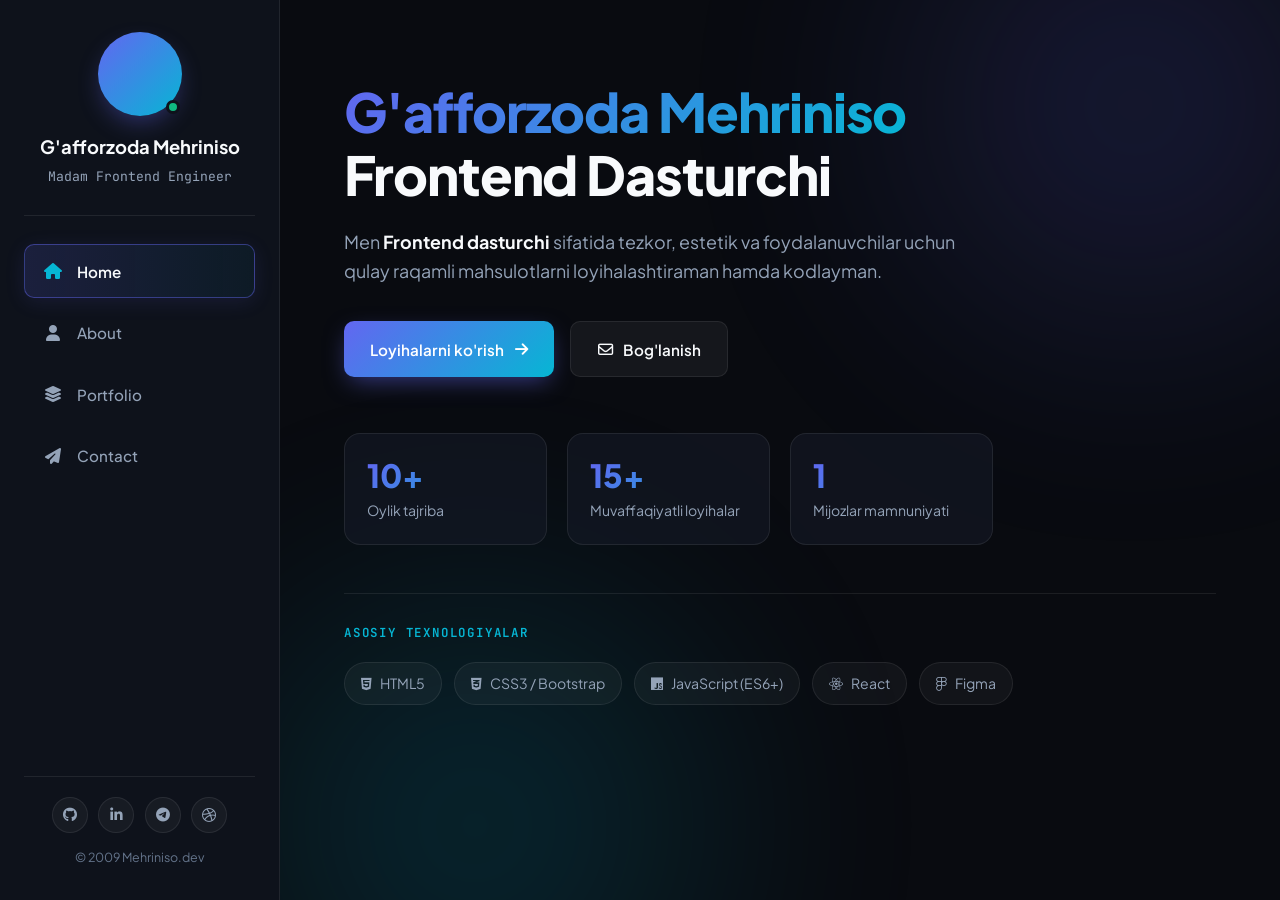
<file: index.html>
<!DOCTYPE html>
<html lang="uz">
<head>
    <meta charset="UTF-8">
    <meta name="viewport" content="width=device-width, initial-scale=1.0">
    <title>Home | G'afforzoda Mehriniso — Frontend Developer</title>
    <!-- Google Fonts: Plus Jakarta Sans & JetBrains Mono -->
    <link rel="preconnect" href="https://fonts.googleapis.com">
    <link rel="preconnect" href="https://fonts.gstatic.com" crossorigin>
    <link href="https://fonts.googleapis.com/css2?family=JetBrains+Mono:wght@400;500;600&family=Plus+Jakarta+Sans:wght@400;500;600;700;800&display=swap" rel="stylesheet">
    <!-- Font Awesome Icons -->
    <link rel="stylesheet" href="https://cdnjs.cloudflare.com/ajax/libs/font-awesome/6.5.1/css/all.min.css">
    <!-- Custom UI/UX Stylesheet -->
    <link rel="stylesheet" href="css/style.css">
</head>
<body>
    <div class="app-layout">
    <!-- Mobile Header -->
    <header class="mobile-header">
        <a href="index.html" class="mobile-logo">Mehriniso<span>.dev</span></a>
        <label for="sidebar-toggle" class="menu-btn" aria-label="Toggle Menu">
            <i class="fa-solid fa-bars"></i>
        </label>
    </header>

    <!-- Pure CSS Sidebar Toggle Checkbox -->
    <input type="checkbox" id="sidebar-toggle" class="sidebar-checkbox">
    <label for="sidebar-toggle" class="sidebar-overlay"></label>

    <!-- Left Fixed Sidebar -->
    <aside class="sidebar">
        <div class="sidebar-top">
            <div class="profile-card">
                <div class="avatar-ring">
                    <div class="avatar-placeholder"></div>
                    <span class="status-dot" title="Available for freelance & full-time"></span>
                </div>
                <h2 class="profile-name">G'afforzoda Mehriniso</h2>
                <p class="profile-role">Madam Frontend Engineer</p>
            </div>

            <nav class="sidebar-nav" aria-label="Primary Navigation">
                <ul>
            <li>
                <a href="index.html" class="nav-link active">
                    <i class="fa-solid fa-house"></i>
                    <span>Home</span>
                </a>
            </li>
            <li>
                <a href="about.html" class="nav-link">
                    <i class="fa-solid fa-user"></i>
                    <span>About</span>
                </a>
            </li>
      
            <li>
                <a href="portfolio.html" class="nav-link">
                    <i class="fa-solid fa-layer-group"></i>
                    <span>Portfolio</span>
                </a>
            </li>
            <li>
                <a href="contact.html" class="nav-link">
                    <i class="fa-solid fa-paper-plane"></i>
                    <span>Contact</span>
                </a>
            </li>
                </ul>
            </nav>
        </div>

        <div class="sidebar-bottom">
            <div class="social-links">
                <a href="https://github.com" target="_blank" rel="noopener" aria-label="GitHub"><i class="fa-brands fa-github"></i></a>
                <a href="https://linkedin.com" target="_blank" rel="noopener" aria-label="LinkedIn"><i class="fa-brands fa-linkedin-in"></i></a>
                <a href="https://t.me" target="_blank" rel="noopener" aria-label="Telegram"><i class="fa-brands fa-telegram"></i></a>
                <a href="https://dribbble.com" target="_blank" rel="noopener" aria-label="Dribbble"><i class="fa-brands fa-dribbble"></i></a>
            </div>
            <p class="copyright">&copy; 2009 Mehriniso.dev</p>
        </div>
    </aside>

        <!-- Main Content Viewport -->
        <main class="main-content">
            <div class="ambient-glow glow-1"></div>
            <div class="ambient-glow glow-2"></div>
            <div class="content-container fade-in">
                <section class="hero-section">
                    
                    <h1 class="hero-title">
                     <span class="gradient-text">G'afforzoda Mehriniso</span>  <br>
                        Frontend Dasturchi
                    </h1>
                    <p class="hero-subtitle">
                        Men <strong>Frontend dasturchi</strong>  sifatida tezkor, estetik va foydalanuvchilar uchun qulay raqamli mahsulotlarni loyihalashtiraman hamda kodlayman.
                    </p>

                    <div class="hero-actions">
                        <a href="portfolio.html" class="btn btn-primary">
                            <span>Loyihalarni ko'rish</span>
                            <i class="fa-solid fa-arrow-right"></i>
                        </a>
                        <a href="contact.html" class="btn btn-secondary">
                            <i class="fa-regular fa-envelope"></i>
                            <span>Bog'lanish</span>
                        </a>
                    </div>

                    <!-- Key Metrics / Quick Stats -->
                    <div class="stats-grid">
                        <div class="stat-card">
                            <span class="stat-number">10+</span>
                            <span class="stat-label">Oylik tajriba</span>
                        </div>
                        <div class="stat-card">
                            <span class="stat-number">15+</span>
                            <span class="stat-label">Muvaffaqiyatli loyihalar</span>
                        </div>
                        <div class="stat-card">
                            <span class="stat-number">1</span>
                            <span class="stat-label">Mijozlar mamnuniyati</span>
                        </div>
                   
                    </div>

                    <!-- Featured Tech Stack Strip -->
                    <div class="tech-showcase">
                        <p class="section-eyebrow">ASOSIY TEXNOLOGIYALAR</p>
                        <div class="tech-pills">
                            <span class="tech-pill"><i class="fa-brands fa-html5"></i> HTML5</span>
                            <span class="tech-pill"><i class="fa-brands fa-css3-alt"></i> CSS3 / Bootstrap</span>
                            <span class="tech-pill"><i class="fa-brands fa-js"></i> JavaScript (ES6+)</span>
                            <span class="tech-pill"><i class="fa-brands fa-react"></i> React </span>
                            <span class="tech-pill"><i class="fa-brands fa-figma"></i> Figma </span>
                        </div>
                    </div>
                </section>
            </div>
        </main>
    </div>
</body>
</html>
</file>
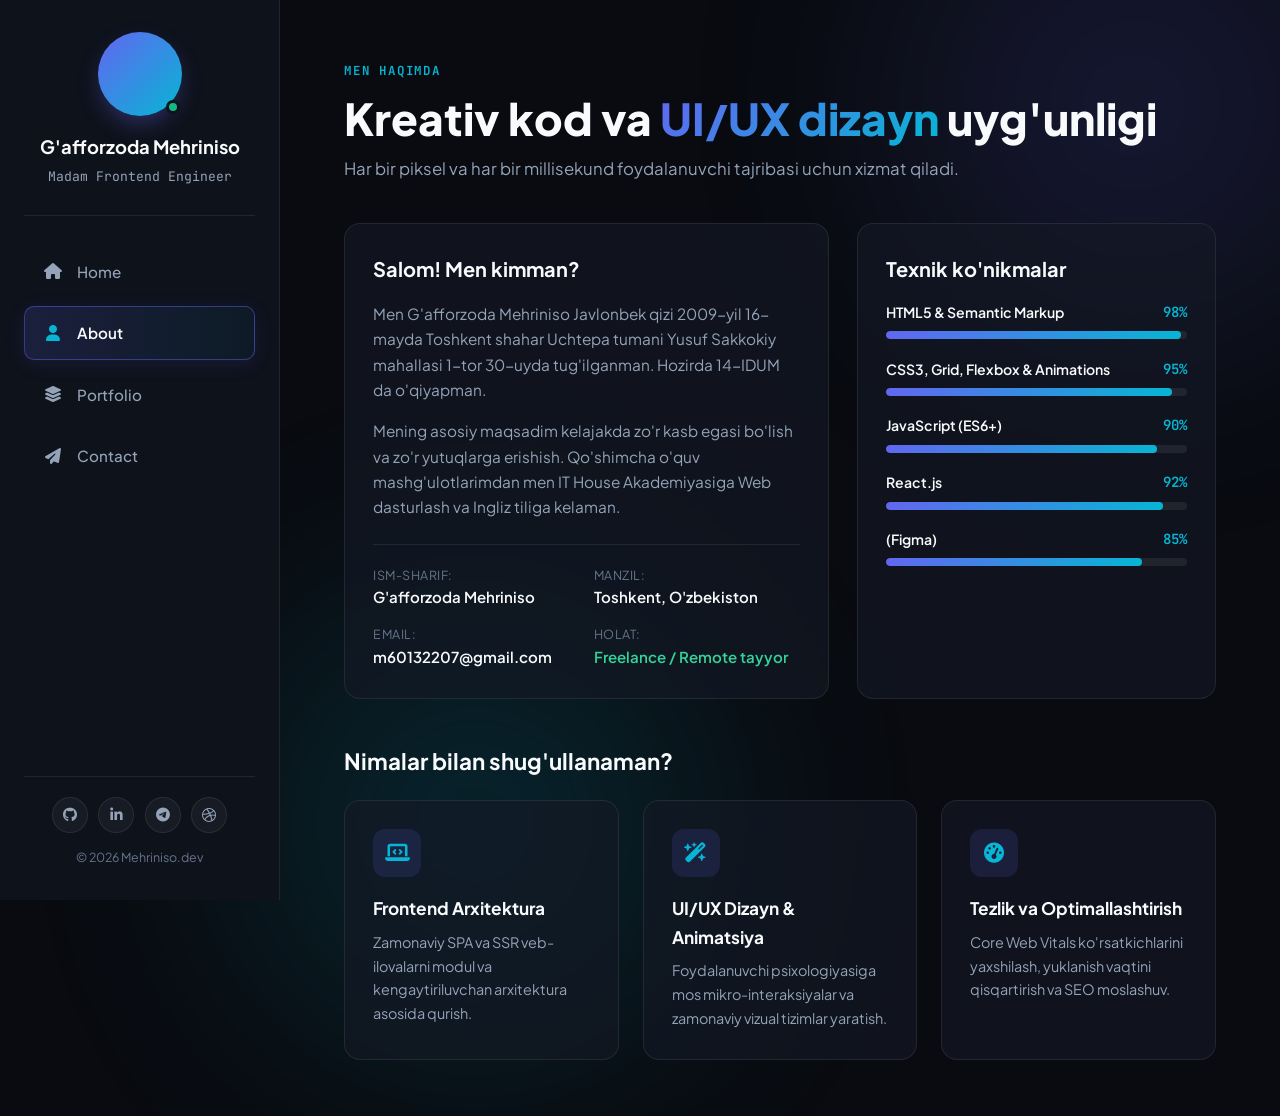
<file: about.html>
<!DOCTYPE html>
<html lang="uz">
<head>
    <meta charset="UTF-8">
    <meta name="viewport" content="width=device-width, initial-scale=1.0">
    <title>About | G'afforzoda Mehriniso — Frontend Developer</title>
    <!-- Google Fonts: Plus Jakarta Sans & JetBrains Mono -->
    <link rel="preconnect" href="https://fonts.googleapis.com">
    <link rel="preconnect" href="https://fonts.gstatic.com" crossorigin>
    <link href="https://fonts.googleapis.com/css2?family=JetBrains+Mono:wght@400;500;600&family=Plus+Jakarta+Sans:wght@400;500;600;700;800&display=swap" rel="stylesheet">
    <!-- Font Awesome Icons -->
    <link rel="stylesheet" href="https://cdnjs.cloudflare.com/ajax/libs/font-awesome/6.5.1/css/all.min.css">
    <!-- Custom UI/UX Stylesheet -->
    <link rel="stylesheet" href="css/style.css">
</head>
<body>
    <div class="app-layout">
    <!-- Mobile Header -->
    <header class="mobile-header">
        <a href="index.html" class="mobile-logo">Mehriniso<span>.dev</span></a>
        <label for="sidebar-toggle" class="menu-btn" aria-label="Toggle Menu">
            <i class="fa-solid fa-bars"></i>
        </label>
    </header>

    <!-- Pure CSS Sidebar Toggle Checkbox -->
    <input type="checkbox" id="sidebar-toggle" class="sidebar-checkbox">
    <label for="sidebar-toggle" class="sidebar-overlay"></label>

    <!-- Left Fixed Sidebar -->
    <aside class="sidebar">
        <div class="sidebar-top">
            <div class="profile-card">
                <div class="avatar-ring">
                    <div class="avatar-placeholder"></div>
                    <span class="status-dot" title="Available for freelance & full-time"></span>
                </div>
                <h2 class="profile-name">G'afforzoda Mehriniso</h2>
                <p class="profile-role">Madam Frontend Engineer</p>
            </div>

            <nav class="sidebar-nav" aria-label="Primary Navigation">
                <ul>
            <li>
                <a href="index.html" class="nav-link">
                    <i class="fa-solid fa-house"></i>
                    <span>Home</span>
                </a>
            </li>
            <li>
                <a href="about.html" class="nav-link active">
                    <i class="fa-solid fa-user"></i>
                    <span>About</span>
                </a>
            </li>
        
            <li>
                <a href="portfolio.html" class="nav-link">
                    <i class="fa-solid fa-layer-group"></i>
                    <span>Portfolio</span>
                </a>
            </li>
            <li>
                <a href="contact.html" class="nav-link">
                    <i class="fa-solid fa-paper-plane"></i>
                    <span>Contact</span>
                </a>
            </li>
                </ul>
            </nav>
        </div>

        <div class="sidebar-bottom">
            <div class="social-links">
                <a href="https://github.com" target="_blank" rel="noopener" aria-label="GitHub"><i class="fa-brands fa-github"></i></a>
                <a href="https://linkedin.com" target="_blank" rel="noopener" aria-label="LinkedIn"><i class="fa-brands fa-linkedin-in"></i></a>
                <a href="https://t.me" target="_blank" rel="noopener" aria-label="Telegram"><i class="fa-brands fa-telegram"></i></a>
                <a href="https://dribbble.com" target="_blank" rel="noopener" aria-label="Dribbble"><i class="fa-brands fa-dribbble"></i></a>
            </div>
            <p class="copyright">&copy; 2026 Mehriniso.dev</p>
        </div>
    </aside>

        <!-- Main Content Viewport -->
        <main class="main-content">
            <div class="ambient-glow glow-1"></div>
            <div class="ambient-glow glow-2"></div>
            <div class="content-container fade-in">
                <div class="page-header">
                    <span class="section-eyebrow">MEN HAQIMDA</span>
                    <h1 class="page-title">Kreativ kod va <span class="gradient-text">UI/UX dizayn</span> uyg'unligi</h1>
                    <p class="page-desc">Har bir piksel va har bir millisekund foydalanuvchi tajribasi uchun xizmat qiladi.</p>
                </div>

                <div class="about-grid">
                    <div class="glass-card about-bio">
                        <h3>Salom! Men kimman?</h3>
                        <p>
                            Men G'afforzoda Mehriniso Javlonbek qizi 2009-yil 16-mayda Toshkent shahar Uchtepa tumani Yusuf Sakkokiy mahallasi 1-tor 30-uyda tug'ilganman. Hozirda 14-IDUM da o'qiyapman.
                        </p>
                        <p>
                            Mening asosiy maqsadim kelajakda zo'r kasb egasi bo'lish va zo'r yutuqlarga erishish. Qo'shimcha o'quv mashg'ulotlarimdan men IT House Akademiyasiga Web dasturlash va Ingliz tiliga kelaman.  
                        </p>
                        <div class="info-list">
                            <div class="info-item">
                                <span class="info-key">Ism-sharif:</span>
                                <span class="info-val">G'afforzoda Mehriniso</span>
                            </div>
                            <div class="info-item">
                                <span class="info-key">Manzil:</span>
                                <span class="info-val">Toshkent, O'zbekiston</span>
                            </div>
                            <div class="info-item">
                                <span class="info-key">Email:</span>
                                <span class="info-val">m60132207@gmail.com</span>
                            </div>
                            <div class="info-item">
                                <span class="info-key">Holat:</span>
                                <span class="info-val highlight-green">Freelance / Remote tayyor</span>
                            </div>
                        </div>
                    </div>

                    <!-- Technical Skills Progress Bars -->
                    <div class="glass-card skills-box">
                        <h3>Texnik ko'nikmalar</h3>
                        <div class="skill-bar-item">
                            <div class="skill-info">
                                <span>HTML5 & Semantic Markup</span>
                                <span>98%</span>
                            </div>
                            <div class="progress-track"><div class="progress-fill" style="width: 98%;"></div></div>
                        </div>
                        <div class="skill-bar-item">
                            <div class="skill-info">
                                <span>CSS3, Grid, Flexbox & Animations</span>
                                <span>95%</span>
                            </div>
                            <div class="progress-track"><div class="progress-fill" style="width: 95%;"></div></div>
                        </div>
                        <div class="skill-bar-item">
                            <div class="skill-info">
                                <span>JavaScript (ES6+)</span>
                                <span>90%</span>
                            </div>
                            <div class="progress-track"><div class="progress-fill" style="width: 90%;"></div></div>
                        </div>
                        <div class="skill-bar-item">
                            <div class="skill-info">
                                <span>React.js </span>
                                <span>92%</span>
                            </div>
                            <div class="progress-track"><div class="progress-fill" style="width: 92%;"></div></div>
                        </div>
                        <div class="skill-bar-item">
                            <div class="skill-info">
                                <span>(Figma)</span>
                                <span>85%</span>
                            </div>
                            <div class="progress-track"><div class="progress-fill" style="width: 85%;"></div></div>
                        </div>
                    </div>
                </div>

                <!-- Services / What I Do -->
                <div class="services-section">
                    <h2 class="sub-heading">Nimalar bilan shug'ullanaman?</h2>
                    <div class="services-grid">
                        <div class="glass-card service-card">
                            <div class="service-icon"><i class="fa-solid fa-laptop-code"></i></div>
                            <h4>Frontend Arxitektura</h4>
                            <p>Zamonaviy SPA va SSR veb-ilovalarni modul va kengaytiriluvchan arxitektura asosida qurish.</p>
                        </div>
                        <div class="glass-card service-card">
                            <div class="service-icon"><i class="fa-solid fa-wand-magic-sparkles"></i></div>
                            <h4>UI/UX Dizayn & Animatsiya</h4>
                            <p>Foydalanuvchi psixologiyasiga mos mikro-interaksiyalar va zamonaviy vizual tizimlar yaratish.</p>
                        </div>
                        <div class="glass-card service-card">
                            <div class="service-icon"><i class="fa-solid fa-gauge-high"></i></div>
                            <h4>Tezlik va Optimallashtirish</h4>
                            <p>Core Web Vitals ko'rsatkichlarini yaxshilash, yuklanish vaqtini qisqartirish va SEO moslashuv.</p>
                        </div>
                    </div>
                </div>
            </div>
        </main>
    </div>
</body>
</html>
</file>
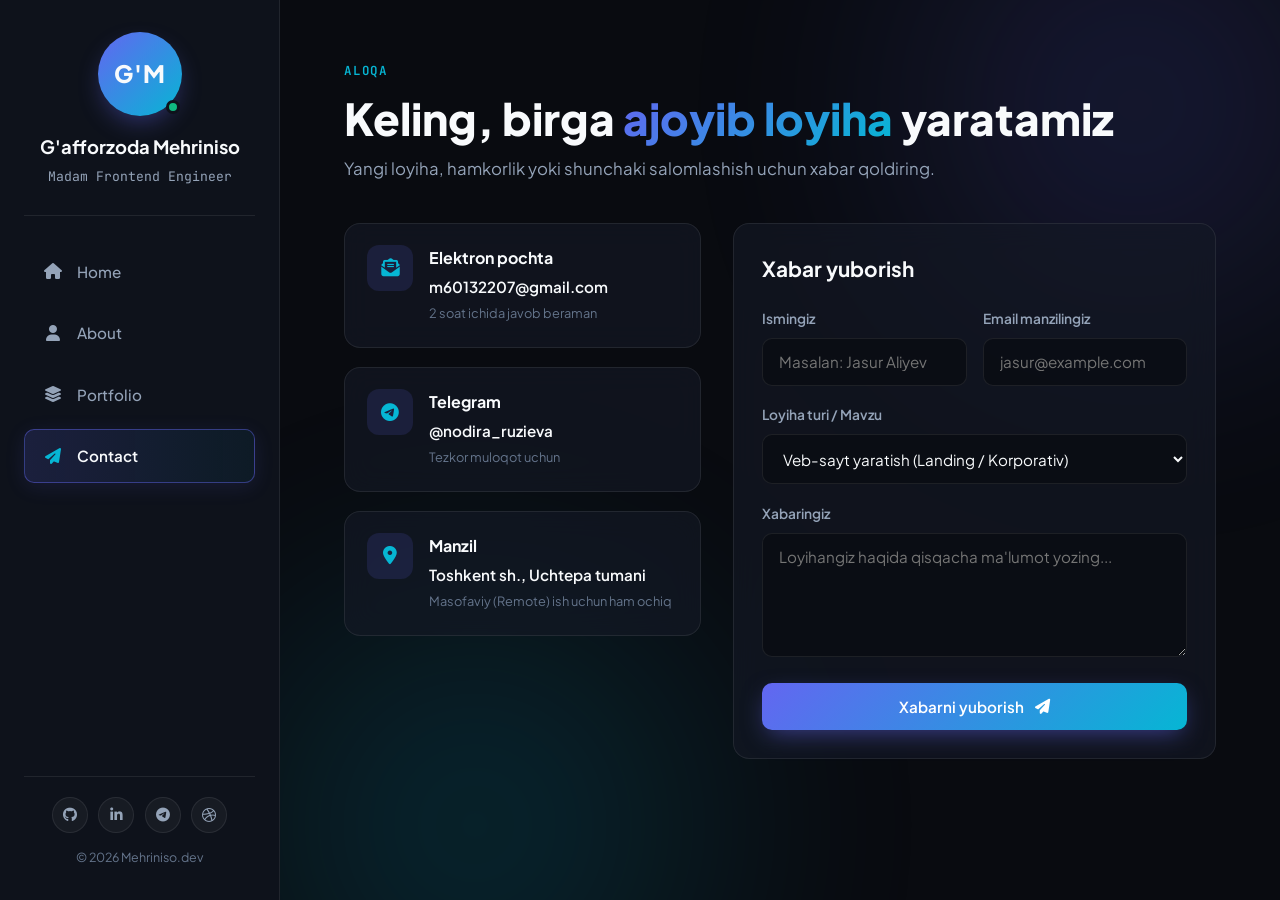
<file: contact.html>
<!DOCTYPE html>
<html lang="uz">
<head>
    <meta charset="UTF-8">
    <meta name="viewport" content="width=device-width, initial-scale=1.0">
    <title>Contact | G'afforzoda Mehriniso — Frontend Developer</title>
    <!-- Google Fonts: Plus Jakarta Sans & JetBrains Mono -->
    <link rel="preconnect" href="https://fonts.googleapis.com">
    <link rel="preconnect" href="https://fonts.gstatic.com" crossorigin>
    <link href="https://fonts.googleapis.com/css2?family=JetBrains+Mono:wght@400;500;600&family=Plus+Jakarta+Sans:wght@400;500;600;700;800&display=swap" rel="stylesheet">
    <!-- Font Awesome Icons -->
    <link rel="stylesheet" href="https://cdnjs.cloudflare.com/ajax/libs/font-awesome/6.5.1/css/all.min.css">
    <!-- Custom UI/UX Stylesheet -->
    <link rel="stylesheet" href="css/style.css">
</head>
<body>
    <div class="app-layout">
    <!-- Mobile Header -->
    <header class="mobile-header">
        <a href="index.html" class="mobile-logo">Mehriniso<span>.dev</span></a>
        <label for="sidebar-toggle" class="menu-btn" aria-label="Toggle Menu">
            <i class="fa-solid fa-bars"></i>
        </label>
    </header>

    <!-- Pure CSS Sidebar Toggle Checkbox -->
    <input type="checkbox" id="sidebar-toggle" class="sidebar-checkbox">
    <label for="sidebar-toggle" class="sidebar-overlay"></label>

    <!-- Left Fixed Sidebar -->
    <aside class="sidebar">
        <div class="sidebar-top">
            <div class="profile-card">
                <div class="avatar-ring">
                    <div class="avatar-placeholder">G'M</div>
                    <span class="status-dot" title="Available for freelance & full-time"></span>
                </div>
                <h2 class="profile-name">G'afforzoda Mehriniso</h2>
                <p class="profile-role">Madam Frontend Engineer</p>
            </div>

            <nav class="sidebar-nav" aria-label="Primary Navigation">
                <ul>
            <li>
                <a href="index.html" class="nav-link">
                    <i class="fa-solid fa-house"></i>
                    <span>Home</span>
                </a>
            </li>
            <li>
                <a href="about.html" class="nav-link">
                    <i class="fa-solid fa-user"></i>
                    <span>About</span>
                </a>
            </li>
      
            <li>
                <a href="portfolio.html" class="nav-link">
                    <i class="fa-solid fa-layer-group"></i>
                    <span>Portfolio</span>
                </a>
            </li>
            <li>
                <a href="contact.html" class="nav-link active">
                    <i class="fa-solid fa-paper-plane"></i>
                    <span>Contact</span>
                </a>
            </li>
                </ul>
            </nav>
        </div>

        <div class="sidebar-bottom">
            <div class="social-links">
                <a href="https://github.com" target="_blank" rel="noopener" aria-label="GitHub"><i class="fa-brands fa-github"></i></a>
                <a href="https://linkedin.com" target="_blank" rel="noopener" aria-label="LinkedIn"><i class="fa-brands fa-linkedin-in"></i></a>
                <a href="https://t.me" target="_blank" rel="noopener" aria-label="Telegram"><i class="fa-brands fa-telegram"></i></a>
                <a href="https://dribbble.com" target="_blank" rel="noopener" aria-label="Dribbble"><i class="fa-brands fa-dribbble"></i></a>
            </div>
            <p class="copyright">&copy; 2026 Mehriniso.dev</p>
        </div>
    </aside>

        <!-- Main Content Viewport -->
        <main class="main-content">
            <div class="ambient-glow glow-1"></div>
            <div class="ambient-glow glow-2"></div>
            <div class="content-container fade-in">
                <div class="page-header">
                    <span class="section-eyebrow">ALOQA</span>
                    <h1 class="page-title">Keling, birga <span class="gradient-text">ajoyib loyiha</span> yaratamiz</h1>
                    <p class="page-desc">Yangi loyiha, hamkorlik yoki shunchaki salomlashish uchun xabar qoldiring.</p>
                </div>

                <div class="contact-grid">
                    <!-- Contact Info Cards -->
                    <div class="contact-details">
                        <div class="glass-card contact-item">
                            <div class="contact-icon"><i class="fa-solid fa-envelope-open-text"></i></div>
                            <div>
                                <h4>Elektron pochta</h4>
                                <p>m60132207@gmail.com</p>
                                <span class="contact-note">2 soat ichida javob beraman</span>
                            </div>
                        </div>

                        <div class="glass-card contact-item">
                            <div class="contact-icon"><i class="fa-brands fa-telegram"></i></div>
                            <div>
                                <h4>Telegram</h4>
                                <p>@nodira_ruzieva</p>
                                <span class="contact-note">Tezkor muloqot uchun</span>
                            </div>
                        </div>

                        <div class="glass-card contact-item">
                            <div class="contact-icon"><i class="fa-solid fa-location-dot"></i></div>
                            <div>
                                <h4>Manzil</h4>
                                <p>Toshkent sh., Uchtepa tumani</p>
                                <span class="contact-note">Masofaviy (Remote) ish uchun ham ochiq</span>
                            </div>
                        </div>
                    </div>

                    <!-- Contact Form -->
                    <form class="glass-card contact-form" action="#" method="post">
                        <h3>Xabar yuborish</h3>
                        <div class="form-row">
                            <div class="form-group">
                                <label for="name">Ismingiz</label>
                                <input type="text" id="name" name="name" placeholder="Masalan: Jasur Aliyev" required>
                            </div>
                            <div class="form-group">
                                <label for="email">Email manzilingiz</label>
                                <input type="email" id="email" name="email" placeholder="jasur@example.com" required>
                            </div>
                        </div>

                        <div class="form-group">
                            <label for="subject">Loyiha turi / Mavzu</label>
                            <select id="subject" name="subject">
                                <option value="web">Veb-sayt yaratish (Landing / Korporativ)</option>
                                <option value="saas">SaaS / Web App Frontend</option>
                                <option value="uiux">UI/UX Dizayn va Prototiplash</option>
                                <option value="other">Boshqa hamkorlik</option>
                            </select>
                        </div>

                        <div class="form-group">
                            <label for="message">Xabaringiz</label>
                            <textarea id="message" name="message" rows="5" placeholder="Loyihangiz haqida qisqacha ma'lumot yozing..." required></textarea>
                        </div>

                        <button type="submit" class="btn btn-primary btn-full">
                            <span>Xabarni yuborish</span>
                            <i class="fa-solid fa-paper-plane"></i>
                        </button>
                    </form>
                </div>
            </div>
        </main>
    </div>
</body>
</html>
</file>
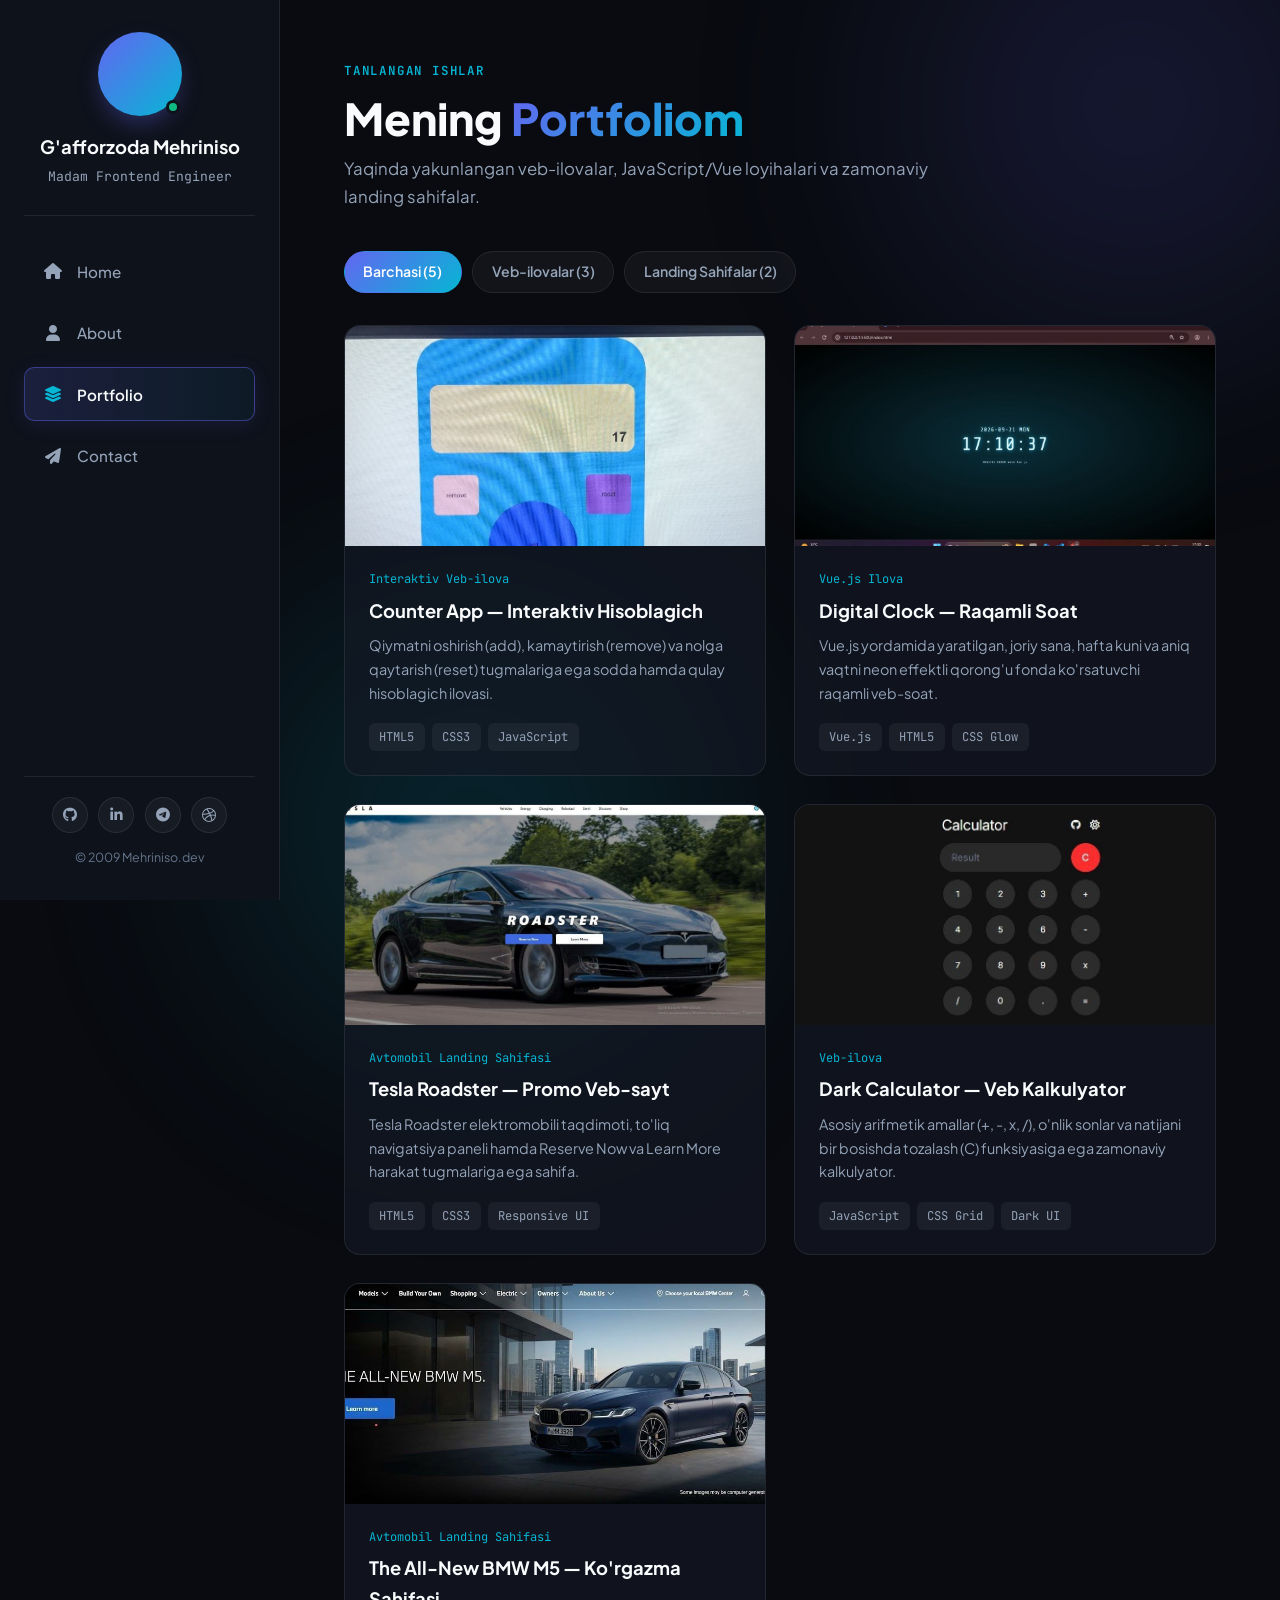
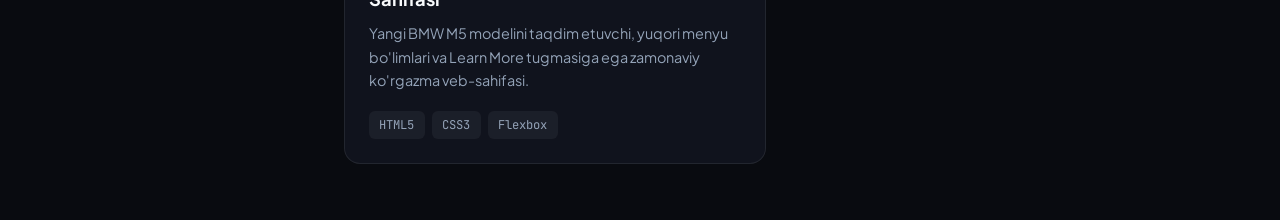
<file: portfolio.html>
<!DOCTYPE html>
<html lang="uz">
<head>
    <meta charset="UTF-8">
    <meta name="viewport" content="width=device-width, initial-scale=1.0">
    <title>Portfolio | G'afforzoda Mehriniso — Frontend Developer</title>
    <!-- Google Fonts: Plus Jakarta Sans & JetBrains Mono -->
    <link rel="preconnect" href="https://fonts.googleapis.com">
    <link rel="preconnect" href="https://fonts.gstatic.com" crossorigin>
    <link href="https://fonts.googleapis.com/css2?family=JetBrains+Mono:wght@400;500;600&family=Plus+Jakarta+Sans:wght@400;500;600;700;800&display=swap" rel="stylesheet">
    <!-- Font Awesome Icons -->
    <link rel="stylesheet" href="https://cdnjs.cloudflare.com/ajax/libs/font-awesome/6.5.1/css/all.min.css">
    <!-- Custom UI/UX Stylesheet -->
    <link rel="stylesheet" href="css/style.css">
</head>
<body>
    <div class="app-layout">
    <!-- Mobile Header -->
    <header class="mobile-header">
        <a href="index.html" class="mobile-logo">Mehriniso<span>.dev</span></a>
        <label for="sidebar-toggle" class="menu-btn" aria-label="Toggle Menu">
            <i class="fa-solid fa-bars"></i>
        </label>
    </header>

    <!-- Pure CSS Sidebar Toggle Checkbox -->
    <input type="checkbox" id="sidebar-toggle" class="sidebar-checkbox">
    <label for="sidebar-toggle" class="sidebar-overlay"></label>

    <!-- Left Fixed Sidebar -->
    <aside class="sidebar">
        <div class="sidebar-top">
            <div class="profile-card">
                <div class="avatar-ring">
                    <div class="avatar-placeholder"></div>
                    <span class="status-dot" title="Available for freelance & full-time"></span>
                </div>
                <h2 class="profile-name">G'afforzoda Mehriniso</h2>
                <p class="profile-role">Madam Frontend Engineer</p>
            </div>

            <nav class="sidebar-nav" aria-label="Primary Navigation">
                <ul>
            <li>
                <a href="index.html" class="nav-link">
                    <i class="fa-solid fa-house"></i>
                    <span>Home</span>
                </a>
            </li>
            <li>
                <a href="about.html" class="nav-link">
                    <i class="fa-solid fa-user"></i>
                    <span>About</span>
                </a>
            </li>

            </li>
            <li>
                <a href="portfolio.html" class="nav-link active">
                    <i class="fa-solid fa-layer-group"></i>
                    <span>Portfolio</span>
                </a>
            </li>
            <li>
                <a href="contact.html" class="nav-link">
                    <i class="fa-solid fa-paper-plane"></i>
                    <span>Contact</span>
                </a>
            </li>
                </ul>
            </nav>
        </div>

        <div class="sidebar-bottom">
            <div class="social-links">
                <a href="https://github.com" target="_blank" rel="noopener" aria-label="GitHub"><i class="fa-brands fa-github"></i></a>
                <a href="https://linkedin.com" target="_blank" rel="noopener" aria-label="LinkedIn"><i class="fa-brands fa-linkedin-in"></i></a>
                <a href="https://t.me" target="_blank" rel="noopener" aria-label="Telegram"><i class="fa-brands fa-telegram"></i></a>
                <a href="https://dribbble.com" target="_blank" rel="noopener" aria-label="Dribbble"><i class="fa-brands fa-dribbble"></i></a>
            </div>
            <p class="copyright">&copy; 2009 Mehriniso.dev</p>
        </div>
    </aside>

        <!-- Main Content Viewport -->
        <main class="main-content">
            <div class="ambient-glow glow-1"></div>
            <div class="ambient-glow glow-2"></div>
            <div class="content-container fade-in">
                <div class="page-header">
                    <span class="section-eyebrow">TANLANGAN ISHLAR</span>
                    <h1 class="page-title">Mening <span class="gradient-text">Portfoliom</span></h1>
                    <p class="page-desc">Yaqinda yakunlangan veb-ilovalar, JavaScript/Vue loyihalari va zamonaviy landing sahifalar.</p>
                </div>

                <!-- Pure CSS Filter Tabs -->
                <div class="portfolio-wrapper">
                    <input type="radio" name="filter" id="filter-all" checked class="filter-radio">
                    <input type="radio" name="filter" id="filter-web" class="filter-radio">
                    <input type="radio" name="filter" id="filter-app" class="filter-radio">

                    <div class="filter-tabs">
                        <label for="filter-all" class="filter-btn">Barchasi (5)</label>
                        <label for="filter-app" class="filter-btn">Veb-ilovalar (3)</label>
                        <label for="filter-web" class="filter-btn">Landing Sahifalar (2)</label>
                    </div>

                    <div class="portfolio-grid">
                        <!-- Project 1: Interactive Counter -->
                        <article class="project-card glass-card" data-category="app">
                            <div class="project-thumb project-thumb-img">
                                <img src="images/counter.jpg" alt="Interaktiv Hisoblagich (Counter App)">
                                <div class="project-overlay">
                                    <a href="images/counter.jpg" target="_blank" class="icon-circle" title="Rasmni kattalashtirish"><i class="fa-solid fa-arrow-up-right-from-square"></i></a>
                                    <a href="https://github.com" target="_blank" rel="noopener" class="icon-circle" title="Source Code"><i class="fa-brands fa-github"></i></a>
                                </div>
                            </div>
                            <div class="project-body">
                                <span class="project-cat">Interaktiv Veb-ilova</span>
                                <h3>Counter App — Interaktiv Hisoblagich</h3>
                                <p>Qiymatni oshirish (add), kamaytirish (remove) va nolga qaytarish (reset) tugmalariga ega sodda hamda qulay hisoblagich ilovasi.</p>
                                <div class="project-tags">
                                    <span>HTML5</span>
                                    <span>CSS3</span>
                                    <span>JavaScript</span>
                                </div>
                            </div>
                        </article>

                        <!-- Project 2: Digital Clock with Vue.js -->
                        <article class="project-card glass-card" data-category="app">
                            <div class="project-thumb project-thumb-img">
                                <img src="images/digital-clock.jpg" alt="Digital Clock with Vue.js">
                                <div class="project-overlay">
                                    <a href="images/digital-clock.jpg" target="_blank" class="icon-circle" title="Rasmni kattalashtirish"><i class="fa-solid fa-arrow-up-right-from-square"></i></a>
                                    <a href="https://github.com" target="_blank" rel="noopener" class="icon-circle" title="Source Code"><i class="fa-brands fa-github"></i></a>
                                </div>
                            </div>
                            <div class="project-body">
                                <span class="project-cat">Vue.js Ilova</span>
                                <h3>Digital Clock — Raqamli Soat</h3>
                                <p>Vue.js yordamida yaratilgan, joriy sana, hafta kuni va aniq vaqtni neon effektli qorong'u fonda ko'rsatuvchi raqamli veb-soat.</p>
                                <div class="project-tags">
                                    <span>Vue.js</span>
                                    <span>HTML5</span>
                                    <span>CSS Glow</span>
                                </div>
                            </div>
                        </article>

                        <!-- Project 3: Tesla Roadster Landing Page -->
                        <article class="project-card glass-card" data-category="web">
                            <div class="project-thumb project-thumb-img">
                                <img src="images/tesla-roadster.jpg" alt="Tesla Roadster Landing Page">
                                <div class="project-overlay">
                                    <a href="images/tesla-roadster.jpg" target="_blank" class="icon-circle" title="Rasmni kattalashtirish"><i class="fa-solid fa-arrow-up-right-from-square"></i></a>
                                    <a href="https://github.com" target="_blank" rel="noopener" class="icon-circle" title="Source Code"><i class="fa-brands fa-github"></i></a>
                                </div>
                            </div>
                            <div class="project-body">
                                <span class="project-cat">Avtomobil Landing Sahifasi</span>
                                <h3>Tesla Roadster — Promo Veb-sayt</h3>
                                <p>Tesla Roadster elektromobili taqdimoti, to'liq navigatsiya paneli hamda Reserve Now va Learn More harakat tugmalariga ega sahifa.</p>
                                <div class="project-tags">
                                    <span>HTML5</span>
                                    <span>CSS3</span>
                                    <span>Responsive UI</span>
                                </div>
                            </div>
                        </article>

                        <!-- Project 4: Dark Calculator -->
                        <article class="project-card glass-card" data-category="app">
                            <div class="project-thumb project-thumb-img">
                                <img src="images/calculator.jpg" alt="Dark Mode Veb Kalkulyator">
                                <div class="project-overlay">
                                    <a href="images/calculator.jpg" target="_blank" class="icon-circle" title="Rasmni kattalashtirish"><i class="fa-solid fa-arrow-up-right-from-square"></i></a>
                                    <a href="https://github.com" target="_blank" rel="noopener" class="icon-circle" title="Source Code"><i class="fa-brands fa-github"></i></a>
                                </div>
                            </div>
                            <div class="project-body">
                                <span class="project-cat">Veb-ilova</span>
                                <h3>Dark Calculator — Veb Kalkulyator</h3>
                                <p>Asosiy arifmetik amallar (+, -, x, /), o'nlik sonlar va natijani bir bosishda tozalash (C) funksiyasiga ega zamonaviy kalkulyator.</p>
                                <div class="project-tags">
                                    <span>JavaScript</span>
                                    <span>CSS Grid</span>
                                    <span>Dark UI</span>
                                </div>
                            </div>
                        </article>

                        <!-- Project 5: BMW M5 Showcase -->
                        <article class="project-card glass-card" data-category="web">
                            <div class="project-thumb project-thumb-img">
                                <img src="images/bmw-m5.jpg" alt="BMW M5 Showcase Landing Page">
                                <div class="project-overlay">
                                    <a href="images/bmw-m5.jpg" target="_blank" class="icon-circle" title="Rasmni kattalashtirish"><i class="fa-solid fa-arrow-up-right-from-square"></i></a>
                                    <a href="https://github.com" target="_blank" rel="noopener" class="icon-circle" title="Source Code"><i class="fa-brands fa-github"></i></a>
                                </div>
                            </div>
                            <div class="project-body">
                                <span class="project-cat">Avtomobil Landing Sahifasi</span>
                                <h3>The All-New BMW M5 — Ko'rgazma Sahifasi</h3>
                                <p>Yangi BMW M5 modelini taqdim etuvchi, yuqori menyu bo'limlari va Learn More tugmasiga ega zamonaviy ko'rgazma veb-sahifasi.</p>
                                <div class="project-tags">
                                    <span>HTML5</span>
                                    <span>CSS3</span>
                                    <span>Flexbox</span>
                                </div>
                            </div>
                        </article>
                    </div>
                </div>
            </div>
        </main>
    </div>
</body>
</html>
</file>
<file: css/style.css>
/* ==========================================================================
   MODERN UI/UX PORTFOLIO STYLESHEET
   Theme: Obsidian Dark + Glassmorphism + Indigo/Cyan Accents
   ========================================================================== */

:root {
    /* Color Palette */
    --bg-base: #090b10;
    --bg-sidebar: #0e121b;
    --bg-card: rgba(20, 26, 38, 0.65);
    --bg-card-hover: rgba(28, 36, 54, 0.85);
    --border-subtle: rgba(255, 255, 255, 0.08);
    --border-accent: rgba(99, 102, 241, 0.45);

    /* Typography Colors */
    --text-primary: #f8fafc;
    --text-secondary: #94a3b8;
    --text-muted: #64748b;

    /* Brand Accents */
    --accent-primary: #6366f1;
    --accent-secondary: #06b6d4;
    --accent-gradient: linear-gradient(135deg, #6366f1 0%, #06b6d4 100%);
    --success: #10b981;

    /* Layout & Spacing */
    --sidebar-width: 280px;
    --radius-sm: 10px;
    --radius-md: 16px;
    --radius-lg: 24px;
    --transition: all 0.3s cubic-bezier(0.25, 0.8, 0.25, 1);
}

/* Reset & Base */
*, *::before, *::after {
    box-sizing: border-box;
    margin: 0;
    padding: 0;
}

html {
    scroll-behavior: smooth;
    font-size: 16px;
}

body {
    font-family: 'Plus Jakarta Sans', -apple-system, BlinkMacSystemFont, sans-serif;
    background-color: var(--bg-base);
    color: var(--text-primary);
    line-height: 1.65;
    overflow-x: hidden;
    -webkit-font-smoothing: antialiased;
}

a {
    text-decoration: none;
    color: inherit;
}

ul {
    list-style: none;
}

/* ==========================================================================
   APP LAYOUT & SIDEBAR NAVIGATION
   ========================================================================== */
.app-layout {
    display: flex;
    min-height: 100vh;
}

.sidebar {
    width: var(--sidebar-width);
    background-color: var(--bg-sidebar);
    border-right: 1px solid var(--border-subtle);
    position: fixed;
    top: 0;
    left: 0;
    bottom: 0;
    display: flex;
    flex-direction: column;
    justify-content: space-between;
    padding: 2rem 1.5rem;
    z-index: 100;
    transition: transform 0.35s ease;
}

/* Profile Card in Sidebar */
.profile-card {
    text-align: center;
    padding-bottom: 1.75rem;
    border-bottom: 1px solid var(--border-subtle);
    margin-bottom: 1.75rem;
}

.avatar-ring {
    width: 84px;
    height: 84px;
    margin: 0 auto 1rem;
    border-radius: 50%;
    padding: 3px;
    background: var(--accent-gradient);
    position: relative;
    box-shadow: 0 10px 25px -5px rgba(99, 102, 241, 0.4);
}

.avatar-placeholder {
    width: 100%;
    height: 100%;
    background-color: #131824;
    border-radius: 50%;
    display: flex;
    align-items: center;
    justify-content: center;
    font-weight: 800;
    font-size: 1.5rem;
    letter-spacing: 1px;
    color: var(--text-primary);
    background: url(https://suret.pics/uploads/posts/2023-09/1695194201_2-51.jpg) no-repeat center/cover;
}

.status-dot {
    width: 14px;
    height: 14px;
    background-color: var(--success);
    border: 3px solid var(--bg-sidebar);
    border-radius: 50%;
    position: absolute;
    bottom: 2px;
    right: 2px;
}

.profile-name {
    font-size: 1.15rem;
    font-weight: 700;
    margin-bottom: 0.2rem;
}

.profile-role {
    font-size: 0.82rem;
    color: var(--text-secondary);
    font-family: 'JetBrains Mono', monospace;
}

/* Sidebar Navigation Links */
.sidebar-nav ul {
    display: flex;
    flex-direction: column;
    gap: 0.45rem;
}

.nav-link {
    display: flex;
    align-items: center;
    gap: 0.9rem;
    padding: 0.85rem 1.1rem;
    border-radius: var(--radius-sm);
    color: var(--text-secondary);
    font-weight: 500;
    font-size: 0.95rem;
    transition: var(--transition);
    border: 1px solid transparent;
}

.nav-link i {
    width: 20px;
    text-align: center;
    font-size: 1rem;
    transition: var(--transition);
}

.nav-link:hover {
    color: var(--text-primary);
    background-color: rgba(255, 255, 255, 0.04);
    transform: translateX(4px);
}

.nav-link.active {
    background: linear-gradient(90deg, rgba(99, 102, 241, 0.16) 0%, rgba(6, 182, 212, 0.06) 100%);
    color: var(--text-primary);
    border-color: var(--border-accent);
    font-weight: 600;
    box-shadow: 0 4px 20px rgba(99, 102, 241, 0.12);
}

.nav-link.active i {
    color: var(--accent-secondary);
}

/* Sidebar Footer */
.sidebar-bottom {
    padding-top: 1.25rem;
    border-top: 1px solid var(--border-subtle);
    text-align: center;
}

.social-links {
    display: flex;
    justify-content: center;
    gap: 0.65rem;
    margin-bottom: 0.9rem;
}

.social-links a {
    width: 36px;
    height: 36px;
    border-radius: 50%;
    background-color: rgba(255, 255, 255, 0.04);
    border: 1px solid var(--border-subtle);
    display: flex;
    align-items: center;
    justify-content: center;
    color: var(--text-secondary);
    font-size: 0.9rem;
    transition: var(--transition);
}

.social-links a:hover {
    background: var(--accent-gradient);
    color: #fff;
    border-color: transparent;
    transform: translateY(-3px);
}

.copyright {
    font-size: 0.78rem;
    color: var(--text-muted);
}

/* Mobile Header & Toggle (Hidden on Desktop) */
.mobile-header,
.sidebar-checkbox,
.sidebar-overlay {
    display: none;
}

/* ==========================================================================
   MAIN CONTENT AREA & AMBIENT EFFECTS
   ========================================================================== */
.main-content {
    flex: 1;
    margin-left: var(--sidebar-width);
    padding: 3.5rem 4rem;
    position: relative;
    overflow: hidden;
}

.ambient-glow {
    position: fixed;
    width: 450px;
    height: 450px;
    border-radius: 50%;
    filter: blur(130px);
    opacity: 0.16;
    pointer-events: none;
    z-index: 0;
}

.glow-1 {
    top: -120px;
    right: -80px;
    background: var(--accent-primary);
}

.glow-2 {
    bottom: -150px;
    left: 250px;
    background: var(--accent-secondary);
}

.content-container {
    max-width: 1080px;
    margin: 0 auto;
    position: relative;
    z-index: 1;
}

.fade-in {
    animation: fadeUp 0.6s ease-out forwards;
}

@keyframes fadeUp {
    from { opacity: 0; transform: translateY(16px); }
    to { opacity: 1; transform: translateY(0); }
}

/* ==========================================================================
   SHARED UI COMPONENTS (CARDS, BUTTONS, HEADINGS)
   ========================================================================== */
.glass-card {
    background: var(--bg-card);
    backdrop-filter: blur(14px);
    -webkit-backdrop-filter: blur(14px);
    border: 1px solid var(--border-subtle);
    border-radius: var(--radius-md);
    padding: 1.75rem;
    transition: var(--transition);
}

.glass-card:hover {
    border-color: rgba(255, 255, 255, 0.16);
    background: var(--bg-card-hover);
}

.gradient-text {
    background: var(--accent-gradient);
    -webkit-background-clip: text;
    -webkit-text-fill-color: transparent;
}

.section-eyebrow {
    display: inline-block;
    font-family: 'JetBrains Mono', monospace;
    font-size: 0.78rem;
    font-weight: 600;
    letter-spacing: 1.8px;
    color: var(--accent-secondary);
    margin-bottom: 0.65rem;
    text-transform: uppercase;
}

.page-header {
    margin-bottom: 2.5rem;
}

.flex-header {
    display: flex;
    justify-content: space-between;
    align-items: flex-end;
    flex-wrap: wrap;
    gap: 1.5rem;
}

.page-title {
    font-size: clamp(2rem, 3.5vw, 2.75rem);
    font-weight: 800;
    line-height: 1.2;
    margin-bottom: 0.65rem;
}

.page-desc {
    color: var(--text-secondary);
    font-size: 1.05rem;
    max-width: 620px;
}

.sub-heading {
    font-size: 1.4rem;
    font-weight: 700;
    margin-bottom: 1.25rem;
}

/* Buttons */
.btn {
    display: inline-flex;
    align-items: center;
    justify-content: center;
    gap: 0.65rem;
    padding: 0.9rem 1.65rem;
    border-radius: var(--radius-sm);
    font-weight: 600;
    font-size: 0.95rem;
    cursor: pointer;
    border: none;
    transition: var(--transition);
    font-family: inherit;
}

.btn-primary {
    background: var(--accent-gradient);
    color: #fff;
    box-shadow: 0 8px 25px -6px rgba(99, 102, 241, 0.55);
}

.btn-primary:hover {
    transform: translateY(-2px);
    box-shadow: 0 12px 30px -6px rgba(6, 182, 212, 0.65);
}

.btn-secondary {
    background: rgba(255, 255, 255, 0.05);
    color: var(--text-primary);
    border: 1px solid var(--border-subtle);
}

.btn-secondary:hover {
    background: rgba(255, 255, 255, 0.1);
    border-color: rgba(255, 255, 255, 0.2);
    transform: translateY(-2px);
}

.btn-full {
    width: 100%;
}

/* ==========================================================================
   1. HOME PAGE STYLES
   ========================================================================== */
.hero-section {
    padding-top: 1.5rem;
}

.badge-pill {
    display: inline-flex;
    align-items: center;
    gap: 0.6rem;
    padding: 0.45rem 1rem;
    border-radius: 999px;
    background: rgba(16, 185, 129, 0.1);
    border: 1px solid rgba(16, 185, 129, 0.28);
    color: #34d399;
    font-size: 0.85rem;
    font-weight: 600;
    margin-bottom: 1.5rem;
}

.pulse-dot {
    width: 8px;
    height: 8px;
    border-radius: 50%;
    background-color: var(--success);
    box-shadow: 0 0 0 0 rgba(16, 185, 129, 0.7);
    animation: pulse 2s infinite;
}

@keyframes pulse {
    0% { box-shadow: 0 0 0 0 rgba(16, 185, 129, 0.7); }
    70% { box-shadow: 0 0 0 8px rgba(16, 185, 129, 0); }
    100% { box-shadow: 0 0 0 0 rgba(16, 185, 129, 0); }
}

.hero-title {
    font-size: clamp(2.2rem, 4.2vw, 3.4rem);
    font-weight: 800;
    line-height: 1.18;
    letter-spacing: -0.02em;
    margin-bottom: 1.25rem;
}

.hero-subtitle {
    font-size: 1.12rem;
    color: var(--text-secondary);
    max-width: 650px;
    margin-bottom: 2.2rem;
}

.hero-subtitle strong {
    color: var(--text-primary);
}

.hero-actions {
    display: flex;
    flex-wrap: wrap;
    gap: 1rem;
    margin-bottom: 3.5rem;
}

.stats-grid {
    display: grid;
    grid-template-columns: repeat(4, 1fr);
    gap: 1.25rem;
    margin-bottom: 3rem;
}

.stat-card {
    background: var(--bg-card);
    border: 1px solid var(--border-subtle);
    border-radius: var(--radius-md);
    padding: 1.4rem;
    display: flex;
    flex-direction: column;
    transition: var(--transition);
}

.stat-card:hover {
    transform: translateY(-4px);
    border-color: var(--border-accent);
}

.stat-number {
    font-size: 2rem;
    font-weight: 800;
    background: var(--accent-gradient);
    -webkit-background-clip: text;
    -webkit-text-fill-color: transparent;
    line-height: 1.2;
}

.stat-label {
    font-size: 0.88rem;
    color: var(--text-secondary);
    margin-top: 0.25rem;
}

.tech-showcase {
    padding-top: 1.5rem;
    border-top: 1px solid var(--border-subtle);
}

.tech-pills {
    display: flex;
    flex-wrap: wrap;
    gap: 0.75rem;
    margin-top: 0.5rem;
}

.tech-pill {
    display: inline-flex;
    align-items: center;
    gap: 0.5rem;
    padding: 0.55rem 1rem;
    background: rgba(255, 255, 255, 0.04);
    border: 1px solid var(--border-subtle);
    border-radius: 999px;
    font-size: 0.88rem;
    color: var(--text-secondary);
    transition: var(--transition);
}

.tech-pill:hover {
    color: var(--text-primary);
    border-color: var(--accent-secondary);
    background: rgba(6, 182, 212, 0.08);
}

/* ==========================================================================
   2. ABOUT PAGE STYLES
   ========================================================================== */
.about-grid {
    display: grid;
    grid-template-columns: 1.15fr 0.85fr;
    gap: 1.75rem;
    margin-bottom: 2.75rem;
}

.about-bio h3,
.skills-box h3 {
    font-size: 1.25rem;
    margin-bottom: 1rem;
}

.about-bio p {
    color: var(--text-secondary);
    margin-bottom: 1rem;
    font-size: 0.96rem;
}

.info-list {
    display: grid;
    grid-template-columns: 1fr 1fr;
    gap: 0.9rem;
    margin-top: 1.5rem;
    padding-top: 1.25rem;
    border-top: 1px solid var(--border-subtle);
}

.info-item {
    display: flex;
    flex-direction: column;
}

.info-key {
    font-size: 0.78rem;
    color: var(--text-muted);
    text-transform: uppercase;
    letter-spacing: 0.5px;
}

.info-val {
    font-weight: 600;
    font-size: 0.94rem;
}

.highlight-green {
    color: #34d399;
}

/* Skill Progress Bars */
.skill-bar-item {
    margin-bottom: 1.15rem;
}

.skill-bar-item:last-child {
    margin-bottom: 0;
}

.skill-info {
    display: flex;
    justify-content: space-between;
    font-size: 0.88rem;
    font-weight: 600;
    margin-bottom: 0.45rem;
}

.skill-info span:last-child {
    color: var(--accent-secondary);
    font-family: 'JetBrains Mono', monospace;
}

.progress-track {
    height: 8px;
    background: rgba(255, 255, 255, 0.07);
    border-radius: 999px;
    overflow: hidden;
}

.progress-fill {
    height: 100%;
    background: var(--accent-gradient);
    border-radius: 999px;
}

/* Services Grid */
.services-grid {
    display: grid;
    grid-template-columns: repeat(3, 1fr);
    gap: 1.5rem;
}

.service-card:hover {
    transform: translateY(-5px);
    border-color: var(--border-accent);
}

.service-icon {
    width: 48px;
    height: 48px;
    border-radius: 12px;
    background: rgba(99, 102, 241, 0.14);
    color: var(--accent-secondary);
    display: flex;
    align-items: center;
    justify-content: center;
    font-size: 1.25rem;
    margin-bottom: 1.1rem;
}

.service-card h4 {
    font-size: 1.08rem;
    margin-bottom: 0.5rem;
}

.service-card p {
    font-size: 0.9rem;
    color: var(--text-secondary);
}

/* ==========================================================================
   3. RESUME PAGE STYLES
   ========================================================================== */
.resume-grid {
    display: grid;
    grid-template-columns: 1fr 1fr;
    gap: 2rem;
}

.column-title {
    font-size: 1.25rem;
    display: flex;
    align-items: center;
    gap: 0.65rem;
    margin-bottom: 1.5rem;
}

.column-title i {
    color: var(--accent-secondary);
}

.timeline {
    display: flex;
    flex-direction: column;
    gap: 1.25rem;
    border-left: 2px solid var(--border-subtle);
    padding-left: 1.35rem;
    margin-left: 0.5rem;
}

.timeline-item {
    position: relative;
}

.timeline-item::before {
    content: '';
    position: absolute;
    left: -1.8rem;
    top: 1.75rem;
    width: 12px;
    height: 12px;
    border-radius: 50%;
    background: var(--accent-gradient);
    box-shadow: 0 0 0 4px var(--bg-base);
}

.timeline-date {
    display: inline-block;
    font-family: 'JetBrains Mono', monospace;
    font-size: 0.78rem;
    color: var(--accent-secondary);
    background: rgba(6, 182, 212, 0.1);
    padding: 0.25rem 0.7rem;
    border-radius: 999px;
    margin-bottom: 0.65rem;
}

.timeline-item h3 {
    font-size: 1.12rem;
    margin-bottom: 0.25rem;
}

.timeline-company {
    font-size: 0.88rem;
    font-weight: 600;
    color: var(--text-primary);
    opacity: 0.85;
    margin-bottom: 0.65rem;
}

.timeline-desc {
    font-size: 0.9rem;
    color: var(--text-secondary);
}

/* ==========================================================================
   4. PORTFOLIO PAGE STYLES & PURE CSS FILTERING
   ========================================================================== */
.filter-radio {
    display: none;
}

.filter-tabs {
    display: flex;
    flex-wrap: wrap;
    gap: 0.65rem;
    margin-bottom: 2rem;
}

.filter-btn {
    padding: 0.55rem 1.15rem;
    border-radius: 999px;
    background: rgba(255, 255, 255, 0.04);
    border: 1px solid var(--border-subtle);
    color: var(--text-secondary);
    font-size: 0.88rem;
    font-weight: 600;
    cursor: pointer;
    transition: var(--transition);
}

.filter-btn:hover {
    color: var(--text-primary);
    border-color: rgba(255, 255, 255, 0.2);
}

#filter-all:checked ~ .filter-tabs label[for="filter-all"],
#filter-web:checked ~ .filter-tabs label[for="filter-web"],
#filter-app:checked ~ .filter-tabs label[for="filter-app"],
#filter-ui:checked ~ .filter-tabs label[for="filter-ui"],
#filter-saas:checked ~ .filter-tabs label[for="filter-saas"] {
    background: var(--accent-gradient);
    color: #fff;
    border-color: transparent;
}

/* Pure CSS Category Filtering */
#filter-web:checked ~ .portfolio-grid .project-card:not([data-category="web"]),
#filter-app:checked ~ .portfolio-grid .project-card:not([data-category="app"]),
#filter-ui:checked ~ .portfolio-grid .project-card:not([data-category="ui"]),
#filter-saas:checked ~ .portfolio-grid .project-card:not([data-category="saas"]) {
    display: none;
}

.project-thumb.project-thumb-img {
    padding: 0;
    height: 220px;
    background: #0b0f19;
}

.project-thumb.project-thumb-img img {
    width: 100%;
    height: 100%;
    object-fit: cover;
    display: block;
    transition: transform 0.4s ease;
}

.project-card:hover .project-thumb.project-thumb-img img {
    transform: scale(1.06);
}

.portfolio-grid {
    display: grid;
    grid-template-columns: repeat(2, 1fr);
    gap: 1.75rem;
}

.project-card {
    padding: 0;
    overflow: hidden;
    display: flex;
    flex-direction: column;
}

.project-card:hover {
    transform: translateY(-6px);
    border-color: var(--border-accent);
}

.project-thumb {
    height: 200px;
    position: relative;
    display: flex;
    align-items: center;
    justify-content: center;
    padding: 1.5rem;
    overflow: hidden;
}

.thumb-1 { background: linear-gradient(135deg, #1e1b4b, #312e81); }
.thumb-2 { background: linear-gradient(135deg, #0f172a, #1e293b); }
.thumb-3 { background: linear-gradient(135deg, #064e3b, #065f46); }
.thumb-4 { background: linear-gradient(135deg, #3b0764, #4c1d95); }
.thumb-5 { background: linear-gradient(135deg, #172554, #1d4ed8); }
.thumb-6 { background: linear-gradient(135deg, #164e63, #0e7490); }

.thumb-mockup {
    width: 85%;
    height: 135px;
    background: rgba(9, 11, 16, 0.75);
    border: 1px solid rgba(255, 255, 255, 0.14);
    border-radius: 10px;
    overflow: hidden;
    box-shadow: 0 15px 30px rgba(0, 0, 0, 0.4);
    transition: var(--transition);
}

.project-card:hover .thumb-mockup {
    transform: scale(1.04);
}

.mockup-bar {
    height: 22px;
    background: rgba(255, 255, 255, 0.06);
    padding: 0 10px;
    display: flex;
    align-items: center;
    gap: 5px;
}

.mockup-bar span {
    width: 7px;
    height: 7px;
    border-radius: 50%;
    background: rgba(255, 255, 255, 0.25);
}

.mockup-body {
    height: calc(100% - 22px);
    display: flex;
    flex-direction: column;
    align-items: center;
    justify-content: center;
    gap: 0.5rem;
    color: var(--text-primary);
    font-weight: 700;
    font-size: 0.95rem;
}

.mockup-body i {
    font-size: 1.6rem;
    color: var(--accent-secondary);
}

.project-overlay {
    position: absolute;
    inset: 0;
    background: rgba(9, 11, 16, 0.72);
    backdrop-filter: blur(4px);
    display: flex;
    align-items: center;
    justify-content: center;
    gap: 1rem;
    opacity: 0;
    transition: var(--transition);
}

.project-card:hover .project-overlay {
    opacity: 1;
}

.icon-circle {
    width: 44px;
    height: 44px;
    border-radius: 50%;
    background: var(--accent-gradient);
    color: #fff;
    display: flex;
    align-items: center;
    justify-content: center;
    font-size: 1rem;
    transform: translateY(10px);
    transition: var(--transition);
}

.project-card:hover .icon-circle {
    transform: translateY(0);
}

.project-body {
    padding: 1.5rem;
    flex: 1;
    display: flex;
    flex-direction: column;
}

.project-cat {
    font-family: 'JetBrains Mono', monospace;
    font-size: 0.75rem;
    color: var(--accent-secondary);
    margin-bottom: 0.35rem;
}

.project-body h3 {
    font-size: 1.15rem;
    margin-bottom: 0.5rem;
}

.project-body p {
    font-size: 0.9rem;
    color: var(--text-secondary);
    margin-bottom: 1.1rem;
    flex: 1;
}

.project-tags {
    display: flex;
    flex-wrap: wrap;
    gap: 0.45rem;
}

.project-tags span {
    font-size: 0.76rem;
    font-family: 'JetBrains Mono', monospace;
    padding: 0.25rem 0.65rem;
    border-radius: 6px;
    background: rgba(255, 255, 255, 0.05);
    color: var(--text-secondary);
}

/* ==========================================================================
   5. CONTACT PAGE STYLES
   ========================================================================== */
.contact-grid {
    display: grid;
    grid-template-columns: 0.85fr 1.15fr;
    gap: 2rem;
    align-items: start;
}

.contact-details {
    display: flex;
    flex-direction: column;
    gap: 1.15rem;
}

.contact-item {
    display: flex;
    align-items: flex-start;
    gap: 1rem;
    padding: 1.35rem;
}

.contact-icon {
    width: 46px;
    height: 46px;
    border-radius: 12px;
    background: rgba(99, 102, 241, 0.14);
    color: var(--accent-secondary);
    display: flex;
    align-items: center;
    justify-content: center;
    font-size: 1.15rem;
    flex-shrink: 0;
}

.contact-item h4 {
    font-size: 1rem;
    margin-bottom: 0.15rem;
}

.contact-item p {
    font-weight: 600;
    color: var(--text-primary);
    font-size: 0.95rem;
}

.contact-note {
    font-size: 0.8rem;
    color: var(--text-muted);
}

.contact-form h3 {
    font-size: 1.3rem;
    margin-bottom: 1.35rem;
}

.form-row {
    display: grid;
    grid-template-columns: 1fr 1fr;
    gap: 1rem;
}

.form-group {
    margin-bottom: 1.15rem;
}

.form-group label {
    display: block;
    font-size: 0.86rem;
    font-weight: 600;
    color: var(--text-secondary);
    margin-bottom: 0.45rem;
}

.form-group input,
.form-group select,
.form-group textarea {
    width: 100%;
    padding: 0.85rem 1rem;
    background: rgba(9, 11, 16, 0.65);
    border: 1px solid var(--border-subtle);
    border-radius: var(--radius-sm);
    color: var(--text-primary);
    font-family: inherit;
    font-size: 0.95rem;
    transition: var(--transition);
}

.form-group input:focus,
.form-group select:focus,
.form-group textarea:focus {
    outline: none;
    border-color: var(--accent-primary);
    box-shadow: 0 0 0 3px rgba(99, 102, 241, 0.2);
}

/* ==========================================================================
   RESPONSIVE DESIGN (TABLET & MOBILE)
   ========================================================================== */
@media (max-width: 1024px) {
    .main-content {
        padding: 2.5rem 2rem;
    }
    .stats-grid {
        grid-template-columns: repeat(2, 1fr);
    }
    .about-grid,
    .resume-grid,
    .contact-grid {
        grid-template-columns: 1fr;
    }
    .services-grid {
        grid-template-columns: 1fr;
    }
}

@media (max-width: 768px) {
    .mobile-header {
        display: flex;
        align-items: center;
        justify-content: space-between;
        position: fixed;
        top: 0;
        left: 0;
        right: 0;
        height: 64px;
        padding: 0 1.25rem;
        background: rgba(14, 18, 27, 0.9);
        backdrop-filter: blur(12px);
        border-bottom: 1px solid var(--border-subtle);
        z-index: 90;
    }

    .mobile-logo {
        font-weight: 800;
        font-size: 1.2rem;
    }

    .mobile-logo span {
        color: var(--accent-secondary);
    }

    .menu-btn {
        width: 40px;
        height: 40px;
        border-radius: 10px;
        background: rgba(255, 255, 255, 0.06);
        display: flex;
        align-items: center;
        justify-content: center;
        font-size: 1.1rem;
        cursor: pointer;
    }

    .sidebar {
        transform: translateX(-100%);
    }

    .sidebar-checkbox:checked ~ .sidebar {
        transform: translateX(0);
    }

    .sidebar-checkbox:checked ~ .sidebar-overlay {
        display: block;
        position: fixed;
        inset: 0;
        background: rgba(0, 0, 0, 0.6);
        z-index: 95;
    }

    .main-content {
        margin-left: 0;
        padding: 5.5rem 1.25rem 2.5rem;
    }

    .portfolio-grid,
    .form-row,
    .info-list {
        grid-template-columns: 1fr;
    }
}
</file>
